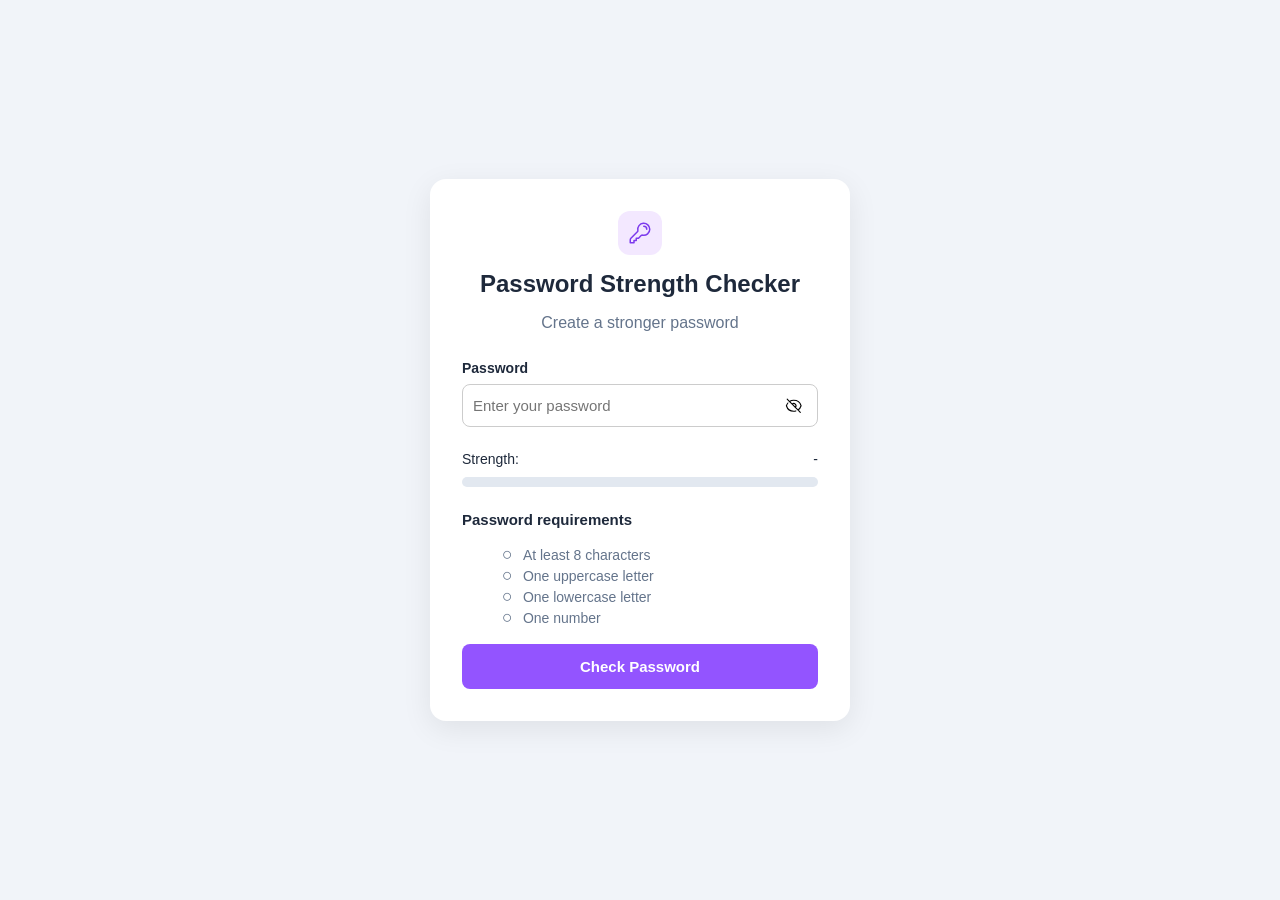
<file: index.html>
<!DOCTYPE html>
<html lang="en">
<head>
    <meta charset="UTF-8">
    <meta name="viewport" content="width=device-width, initial-scale=1.0">

    <title>Password Strength Checker</title>

    <!-- Connect CSS -->
    <link rel="stylesheet" href="style.css">
</head>

<body>

    <div class="container">
        <div class="checker-card">

            <div class="key">
                <svg
                    xmlns="http://www.w3.org/2000/svg"
                    fill="none"
                    viewBox="0 0 24 24"
                    stroke-width="1.5"
                    stroke="currentColor"
                >
                    <path
                        stroke-linecap="round"
                        stroke-linejoin="round"
                        d="M15.75 5.25a3 3 0 0 1 3 3m3 0a6 6 0 0 1-7.029 5.912c-.563-.097-1.159.026-1.563.43L10.5 17.25H8.25v2.25H6v2.25H2.25v-2.818c0-.597.237-1.17.659-1.591l6.499-6.499c.404-.404.527-1 .43-1.563A6 6 0 1 1 21.75 8.25Z"
                    />
                </svg>
            </div>

            <h1>Password Strength Checker</h1>
            <p class="subtitle">Create a stronger password</p>

            <div class="form-group">
                <label for="password-label">Password</label>
                <div class="password-input">
                    <input
                    type="password"
                    id="password-input"
                    class="password-field"
                    placeholder="Enter your password"
                    >
                    <button type="button" id="toggle-password">
                        <svg
                            xmlns="http://www.w3.org/2000/svg"
                            fill="none"
                            viewBox="0 0 24 24"
                            stroke-width="1.5"
                            stroke="currentColor"
                            class="eye-icon-hide"
                        >
                            <path
                                stroke-linecap="round"
                                stroke-linejoin="round"
                                d="M3.98 8.223A10.477 10.477 0 0 0 1.934 12C3.226 16.338 7.244 19.5 12 19.5c.993 0 1.953-.138 2.863-.395M6.228 6.228A10.451 10.451 0 0 1 12 4.5c4.756 0 8.773 3.162 10.065 7.498a10.522 10.522 0 0 1-4.293 5.774M6.228 6.228 3 3m3.228 3.228 3.65 3.65m7.894 7.894L21 21m-3.228-3.228-3.65-3.65m0 0a3 3 0 1 0-4.243-4.243m4.242 4.242L9.88 9.88"
                            />
                        </svg>
                        <svg
                            xmlns="http://www.w3.org/2000/svg"
                            fill="none"
                            viewBox="0 0 24 24"
                            stroke-width="1.5"
                            stroke="currentColor"
                            class="eye-icon-show"
                        >
                            <path
                                stroke-linecap="round"
                                stroke-linejoin="round"
                                d="M2.036 12.322a1.012 1.012 0 0 1 0-.639C3.423 7.51 7.36 4.5 12 4.5c4.638 0 8.573 3.007 9.963 7.178.07.207.07.431 0 .639C20.577 16.49 16.64 19.5 12 19.5c-4.638 0-8.573-3.007-9.963-7.178Z"
                            />
                            <path
                                stroke-linecap="round"
                                stroke-linejoin="round"
                                d="M15 12a3 3 0 1 1-6 0 3 3 0 0 1 6 0Z"
                            />
                        </svg>
                    </button>
                </div>
            </div>

            <div class="strength-section">
                <div class="strength-info">
                    <span>Strength:</span>
                    <span id="strength-text">-</span>
                </div>

                <div class="strength-bar">
                    <div class="strength-fill"></div>
                </div>
            </div>

            <div class="requirements">
                <h3>Password requirements</h3>

                <ul>
                    <li class="requirement">
                        <span class="check-icon" id="eight-char">○</span>
                        At least 8 characters
                    </li>

                    <li class="requirement">
                        <span class="check-icon" id="upper-char">○</span>
                        One uppercase letter
                    </li>

                    <li class="requirement">
                        <span class="check-icon" id="lower-char">○</span>
                        One lowercase letter
                    </li>

                    <li class="requirement">
                        <span class="check-icon" id="number-char">○</span>
                        One number
                    </li>
                </ul>
            </div>

            <button id="check-button" class="check-btn">
                Check Password
            </button>

        </div>
    </div>

    <script src="script.js"></script>
</body>
</html>
</file>
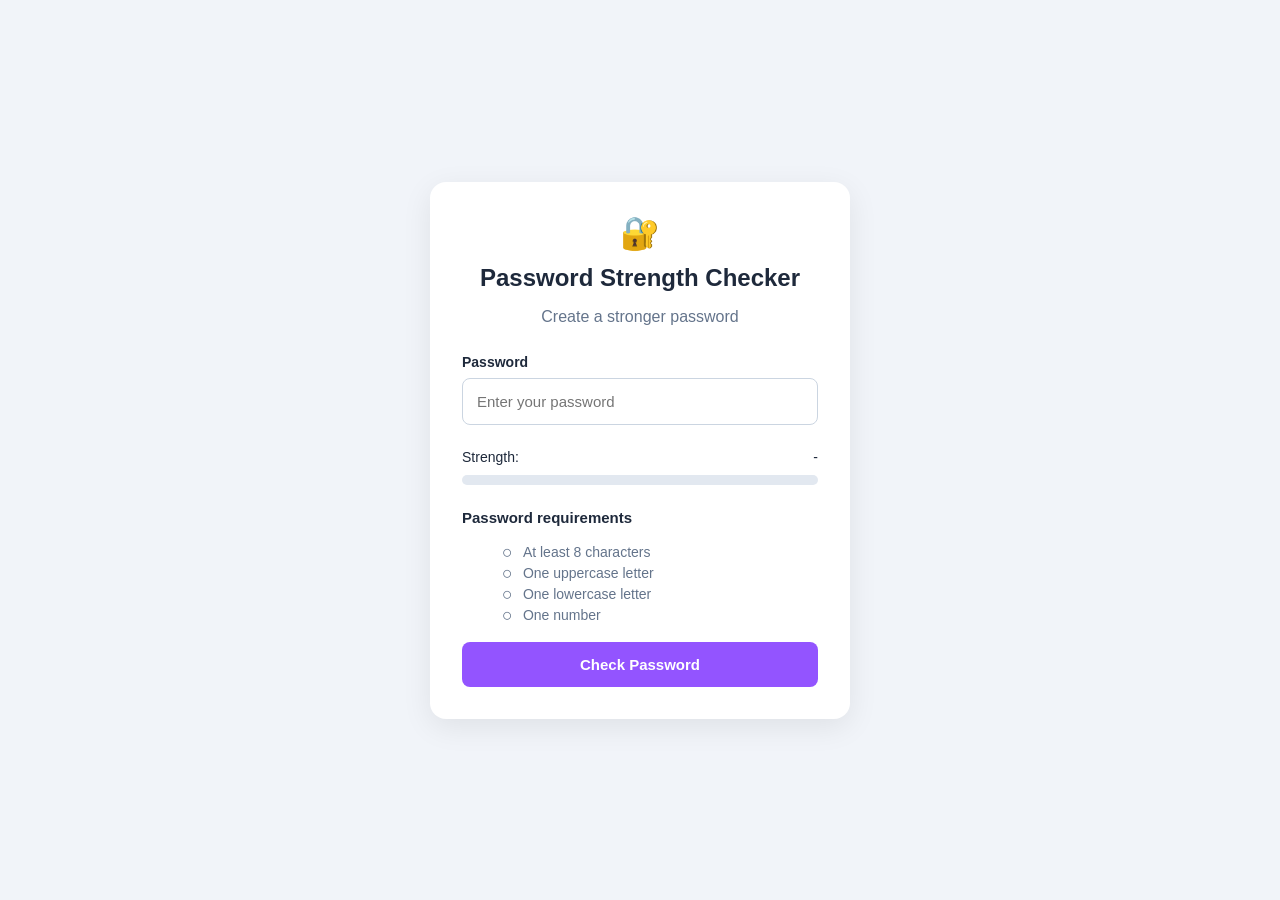
<file: Mini-Projects/index.html>
<!DOCTYPE html>
<html lang="en">
<head>
    <meta charset="UTF-8">
    <meta name="viewport" content="width=device-width, initial-scale=1.0">

    <title>Password Strength Checker</title>

    <!-- Connect CSS -->
    <link rel="stylesheet" href="style.css">
</head>

<body>

    <div class="container">
        <div class="checker-card">

            <div class="icon">🔐</div>

            <h1>Password Strength Checker</h1>
            <p class="subtitle">Create a stronger password</p>

            <div class="form-group">
                <label for="password-label">Password</label>

                <input
                    type="password"
                    id="password-input"
                    class="password-field"
                    placeholder="Enter your password"
                >
            </div>

            <div class="strength-section">
                <div class="strength-info">
                    <span>Strength:</span>
                    <span id="strength-text">-</span>
                </div>

                <div class="strength-bar">
                    <div class="strength-fill"></div>
                </div>
            </div>

            <div class="requirements">
                <h3>Password requirements</h3>

                <ul>
                    <li class="requirement">
                        <span class="check-icon" id="eight-char">○</span>
                        At least 8 characters
                    </li>

                    <li class="requirement">
                        <span class="check-icon" id="upper-char">○</span>
                        One uppercase letter
                    </li>

                    <li class="requirement">
                        <span class="check-icon" id="lower-char">○</span>
                        One lowercase letter
                    </li>

                    <li class="requirement">
                        <span class="check-icon" id="number-char">○</span>
                        One number
                    </li>
                </ul>
            </div>

            <button id="check-button" class="check-btn">
                Check Password
            </button>

        </div>
    </div>

    <script src="script.js"></script>
</body>
</html>
</file>
<file: style.css>
* {
    box-sizing: border-box;
}

body {
    margin: 0;
    font-family: Arial, sans-serif;
    background-color: #f1f4f9;
    color: #1e293b;
}

.container {
    min-height: 100vh;
    display: flex;
    justify-content: center;
    align-items: center;
    padding: 20px;
}

.checker-card {
    width: 100%;
    max-width: 420px;
    background: white;
    padding: 32px;
    border-radius: 16px;
    box-shadow: 0 8px 30px rgba(0, 0, 0, 0.08);
}

.key {
    width: 44px;
    height: 44px;
    margin: 0 auto 15px;

    display: flex;
    align-items: center;
    justify-content: center;

    border-radius: 12px;
    background: #f3e8ff;
    color: #7c3aed;
}

.key svg {
    width: 24px;
    height: 24px;
}

h1 {
    font-size: 24px;
    text-align: center;
    margin: 0 0 8px;
}

.subtitle {
    text-align: center;
    color: #64748b;
    margin-bottom: 28px;
}

.form-group {
    margin-bottom: 24px;
}

label {
    display: block;
    font-size: 14px;
    font-weight: 600;
    margin-bottom: 8px;
}
.password-input {
    display: flex;
    align-items: center;
    border: 1px solid #ccc;
    border-radius: 8px;
    padding: 0 10px;
}

.password-input input {
    flex: 1;
    min-width: 0;
    border: none;
    outline: none;
    padding: 12px 0;
}

.password-field {
    width: 100%;
    padding: 14px;
    border: 1px solid #cbd5e1;
    border-radius: 8px;
    font-size: 15px;
    outline: none;
}

.password-field:focus {
    border-color: #7c3aed;
}
#toggle-password {
    border: none;
    background: transparent;
    cursor: pointer;
    padding: 5px;
}

.eye-icon-hide {
    width: 17.5px;
    height: 17.5px;
    display: block;
}

.eye-icon-show {
    width: 17.5px;
    height: 17.5px;
    display: none;
}

#toggle-password:hover{
    border: none;
    background: transparent;
    cursor: pointer;
    padding: 5px;
    color: #64748b;
}

.strength-section {
    margin-bottom: 24px;
}

.strength-info {
    display: flex;
    justify-content: space-between;
    align-items: center;
    margin-bottom: 10px;
    font-size: 14px;
}

.strength-bar {
    width: 100%;
    height: 10px;
    background: #e2e8f0;
    border-radius: 999px;
    overflow: hidden;
}

.strength-fill {
    width: 0%;
    height: 100%;
    background: #7c3aed;
    border-radius: 999px;
    transition: width 0.3s ease;
}

.requirements h3 {
    font-size: 15px;
    margin-bottom: 14px;
}

.requirements li {
    list-style: none;
    padding: 0;
    margin: 0;
}

.requirement {
    display: flex;
    align-items: center;
    gap: 10px;
    margin-bottom: 12px;
    font-size: 14px;
    color: #64748b;
}

.check-icon {
    color: #64748b;
    font-size: 18px;
}

.check-btn {
    width: 100%;
    padding: 14px;
    border: none;
    border-radius: 8px;
    background: #9354ff;
    color: white;
    font-size: 15px;
    font-weight: 600;
    cursor: pointer;
}

.check-btn:hover {
    background: #7c3aed;
    color: white;
}
</file>
<file: Mini-Projects/style.css>
* {
    box-sizing: border-box;
}

body {
    margin: 0;
    font-family: Arial, sans-serif;
    background-color: #f1f4f9;
    color: #1e293b;
}

.container {
    min-height: 100vh;
    display: flex;
    justify-content: center;
    align-items: center;
    padding: 20px;
}

.checker-card {
    width: 100%;
    max-width: 420px;
    background: white;
    padding: 32px;
    border-radius: 16px;
    box-shadow: 0 8px 30px rgba(0, 0, 0, 0.08);
}

.icon {
    font-size: 32px;
    text-align: center;
    margin-bottom: 12px;
}

h1 {
    font-size: 24px;
    text-align: center;
    margin: 0 0 8px;
}

.subtitle {
    text-align: center;
    color: #64748b;
    margin-bottom: 28px;
}

.form-group {
    margin-bottom: 24px;
}

label {
    display: block;
    font-size: 14px;
    font-weight: 600;
    margin-bottom: 8px;
}

.password-field {
    width: 100%;
    padding: 14px;
    border: 1px solid #cbd5e1;
    border-radius: 8px;
    font-size: 15px;
    outline: none;
}

.password-field:focus {
    border-color: #7c3aed;
    box-shadow: 0 0 0 3px rgba(124, 58, 237, 0.12);
}

.strength-section {
    margin-bottom: 24px;
}

.strength-info {
    display: flex;
    justify-content: space-between;
    align-items: center;
    margin-bottom: 10px;
    font-size: 14px;
}

.strength-bar {
    width: 100%;
    height: 10px;
    background: #e2e8f0;
    border-radius: 999px;
    overflow: hidden;
}

.strength-fill {
    width: 0%;
    height: 100%;
    background: #7c3aed;
    border-radius: 999px;
    transition: width 0.3s ease;
}

.requirements h3 {
    font-size: 15px;
    margin-bottom: 14px;
}

.requirements li {
    list-style: none;
    padding: 0;
    margin: 0;
}

.requirement {
    display: flex;
    align-items: center;
    gap: 10px;
    margin-bottom: 12px;
    font-size: 14px;
    color: #64748b;
}

.check-icon {
    color: #64748b;
    font-size: 18px;
}

.check-btn {
    width: 100%;
    padding: 14px;
    border: none;
    border-radius: 8px;
    background: #9354ff;
    color: white;
    font-size: 15px;
    font-weight: 600;
    cursor: pointer;
}

.check-btn:hover {
    background: #7c3aed;
    color: white;
}
</file>
